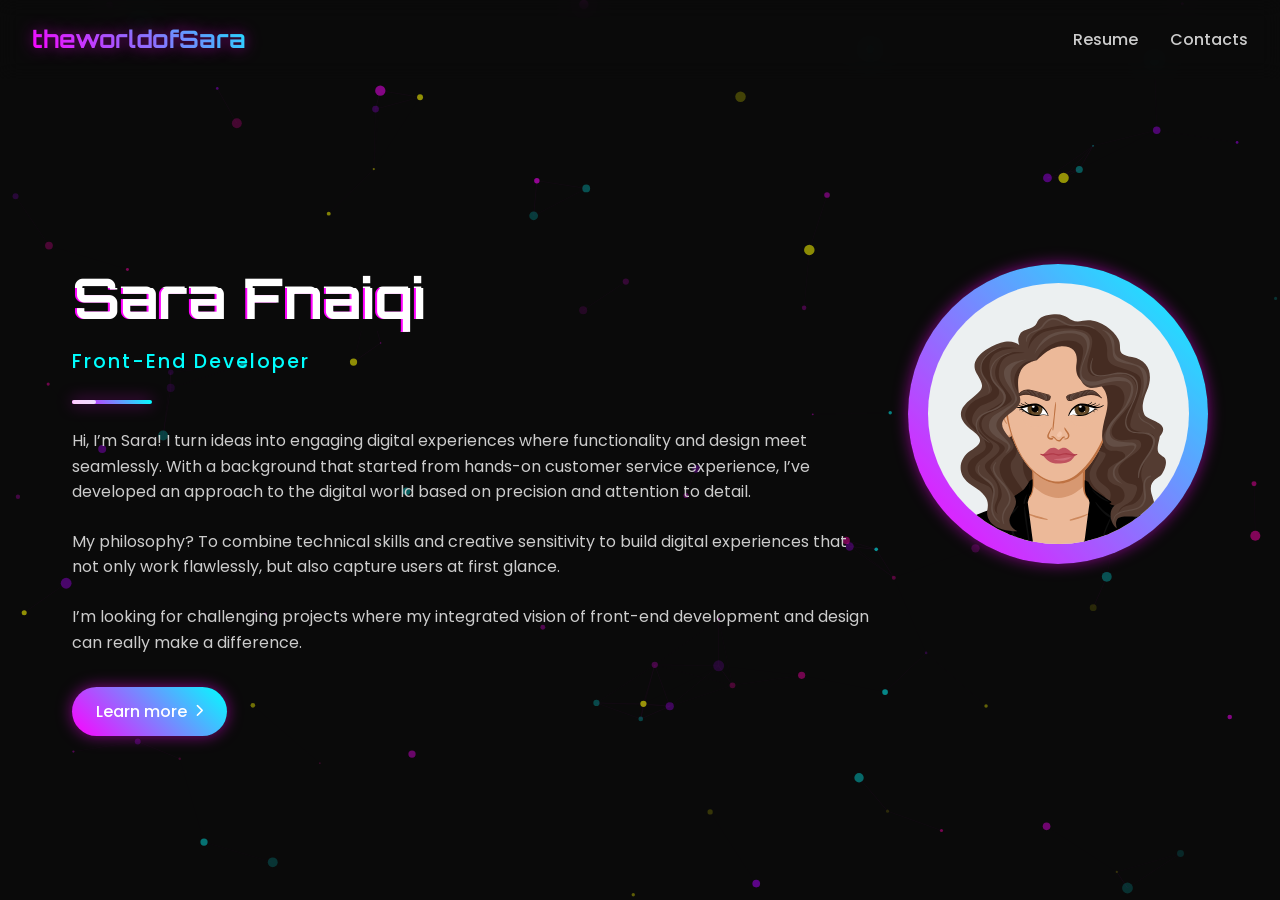
<file: index.html>
<!DOCTYPE html>
<html lang="en">
<head>
    <meta charset="UTF-8">
    <meta name="viewport" content="width=device-width, initial-scale=1.0">
    <title>The World of Sara - Portfolio</title>
    <link rel="stylesheet" href="styles.css">
    <link rel="stylesheet" href="https://cdnjs.cloudflare.com/ajax/libs/font-awesome/6.4.0/css/all.min.css">
</head>
<body>
    <!-- Canvas Background -->
    <canvas id="background-canvas"></canvas>

    <!-- Navigation -->
    <header>
        <nav>
            <div class="logo">
                <a href="index.html">theworldofSara</a>
            </div>
            <div class="menu-toggle">
                <i class="fas fa-bars"></i>
            </div>
            <ul class="nav-links">
                <li><a href="curriculum.html">Resume</a></li>
                <li><a href="contatti.html">Contacts</a></li>
            </ul>
        </nav>
    </header>

    <!-- Main Content -->
    <main class="home-container">
        <div class="content-container">
            <div class="text-content">
                <div class="title-container">
                    <h1 class="glitch-text" data-text="Sara Fnaiqi">Sara Fnaiqi</h1>
                    <div class="subtitle">Front-End Developer</div>
                </div>
                <div class="separator"></div>
                <p class="intro-text">
                    Hi, I’m Sara! I turn ideas into engaging digital experiences where functionality and design meet seamlessly. 
                    With a background that started from hands-on customer service experience, I’ve developed an approach to the digital world based on precision and attention to detail.
                </p>
                <p class="philosophy-text">
                    My philosophy? To combine technical skills and creative sensitivity to build digital experiences that not only work flawlessly, but also capture users at first glance.
                </p>
                <p class="goal-text">
                    I’m looking for challenging projects where my integrated vision of front-end development and design can really make a difference.
                </p>
                <div class="cta-container">
                    <a href="curriculum.html" class="cta-button">
                        <span>Learn more</span>
                        <i class="fas fa-chevron-right"></i>
                    </a>
                </div>
            </div>

            <!-- Avatar -->
            <div class="avatar-container">
                <div class="avatar-frame">
                    <img src="AvatarMaker.svg" alt="Sara's Avatar" class="avatar-img">
                </div>
                <div class="floating-icons">
                    <div class="floating-icon html-icon"><i class="fab fa-html5"></i></div>
                    <div class="floating-icon css-icon"><i class="fab fa-css3-alt"></i></div>
                    <div class="floating-icon js-icon"><i class="fab fa-js"></i></div>
                    <div class="floating-icon figma-icon"><i class="fab fa-figma"></i></div>
                </div>
            </div>
        </div>
    </main>

    <script src="script.js"></script>
</body>
</html>
</file>
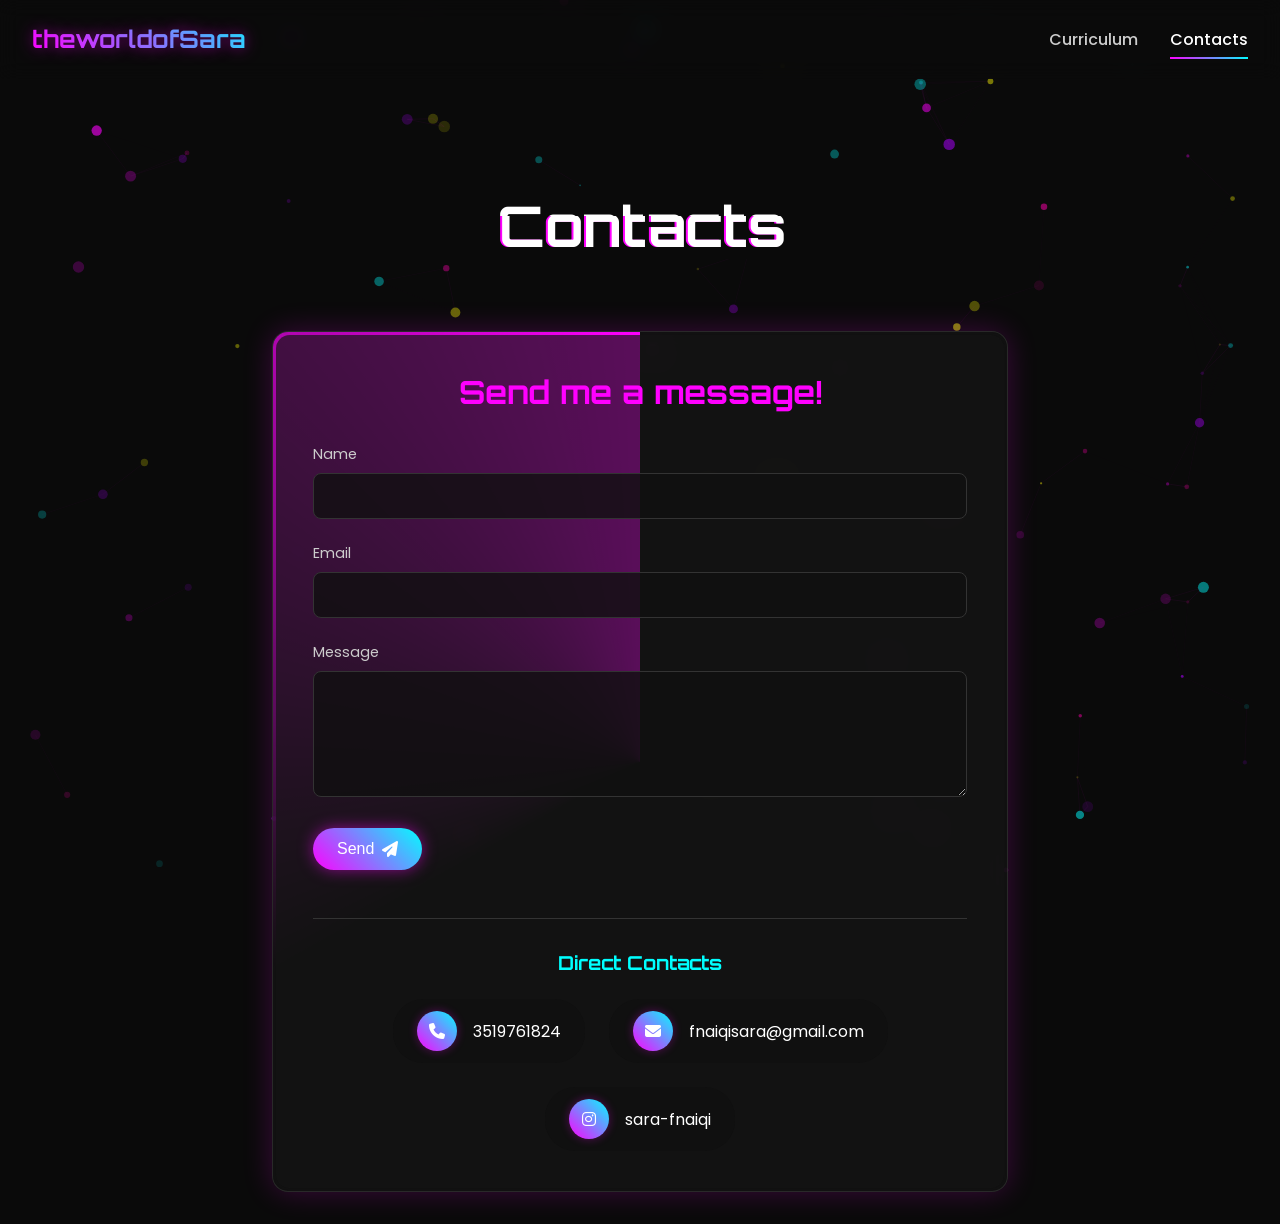
<file: contatti.html>
<!DOCTYPE html>
<html lang="en">
<head>
    <meta charset="UTF-8">
    <meta name="viewport" content="width=device-width, initial-scale=1.0">
    <title>Contacts - The World of Sara</title>
    <link rel="stylesheet" href="styles.css">
    <link rel="stylesheet" href="contacts.css">
    <link rel="stylesheet" href="https://cdnjs.cloudflare.com/ajax/libs/font-awesome/6.4.0/css/all.min.css">
</head>
<body>
    <!-- Canvas Background -->
    <canvas id="background-canvas"></canvas>

    <!-- Navigation -->
    <header>
        <nav>
            <div class="logo">
                <a href="index.html">theworldofSara</a>
            </div>
            <div class="menu-toggle">
                <i class="fas fa-bars"></i>
            </div>
            <ul class="nav-links">
                <li><a href="curriculum.html">Curriculum</a></li>
                <li><a href="contacts.html" class="active">Contacts</a></li>
            </ul>
        </nav>
    </header>

    <!-- Main Content -->
    <main class="contacts-container">
        <div class="page-title">
            <h1 class="glitch-text" data-text="Contacts">Contacts</h1>
        </div>

        <div class="contact-content">
            <div class="contact-form-container">
                <h2>Send me a message!</h2>
                <form id="contact-form">
                    <div class="form-group">
                        <label for="name">Name</label>
                        <input type="text" id="name" name="name" required>
                    </div>
                    <div class="form-group">
                        <label for="email">Email</label>
                        <input type="email" id="email" name="email" required>
                    </div>
                    <div class="form-group">
                        <label for="message">Message</label>
                        <textarea id="message" name="message" rows="5" required></textarea>
                    </div>
                    <button type="submit" class="submit-btn">
                        <span>Send</span>
                        <i class="fas fa-paper-plane"></i>
                    </button>
                </form>
                
                <div class="contact-info">
                    <h3>Direct Contacts</h3>
                    <div class="contact-items">
                        <div class="contact-item">
                            <i class="fas fa-phone"></i>
                            <span>3519761824</span>
                        </div>
                        <div class="contact-item">
                            <i class="fas fa-envelope"></i>
                            <span>fnaiqisara@gmail.com</span>
                        </div>
                        <div class="contact-item">
                            <i class="fab fa-instagram"></i>
                            <span>sara-fnaiqi</span>
                        </div>
                    </div>
                </div>
            </div>
        </div>
    </main>

    <script src="script.js"></script>
</body>
</html>
</file>
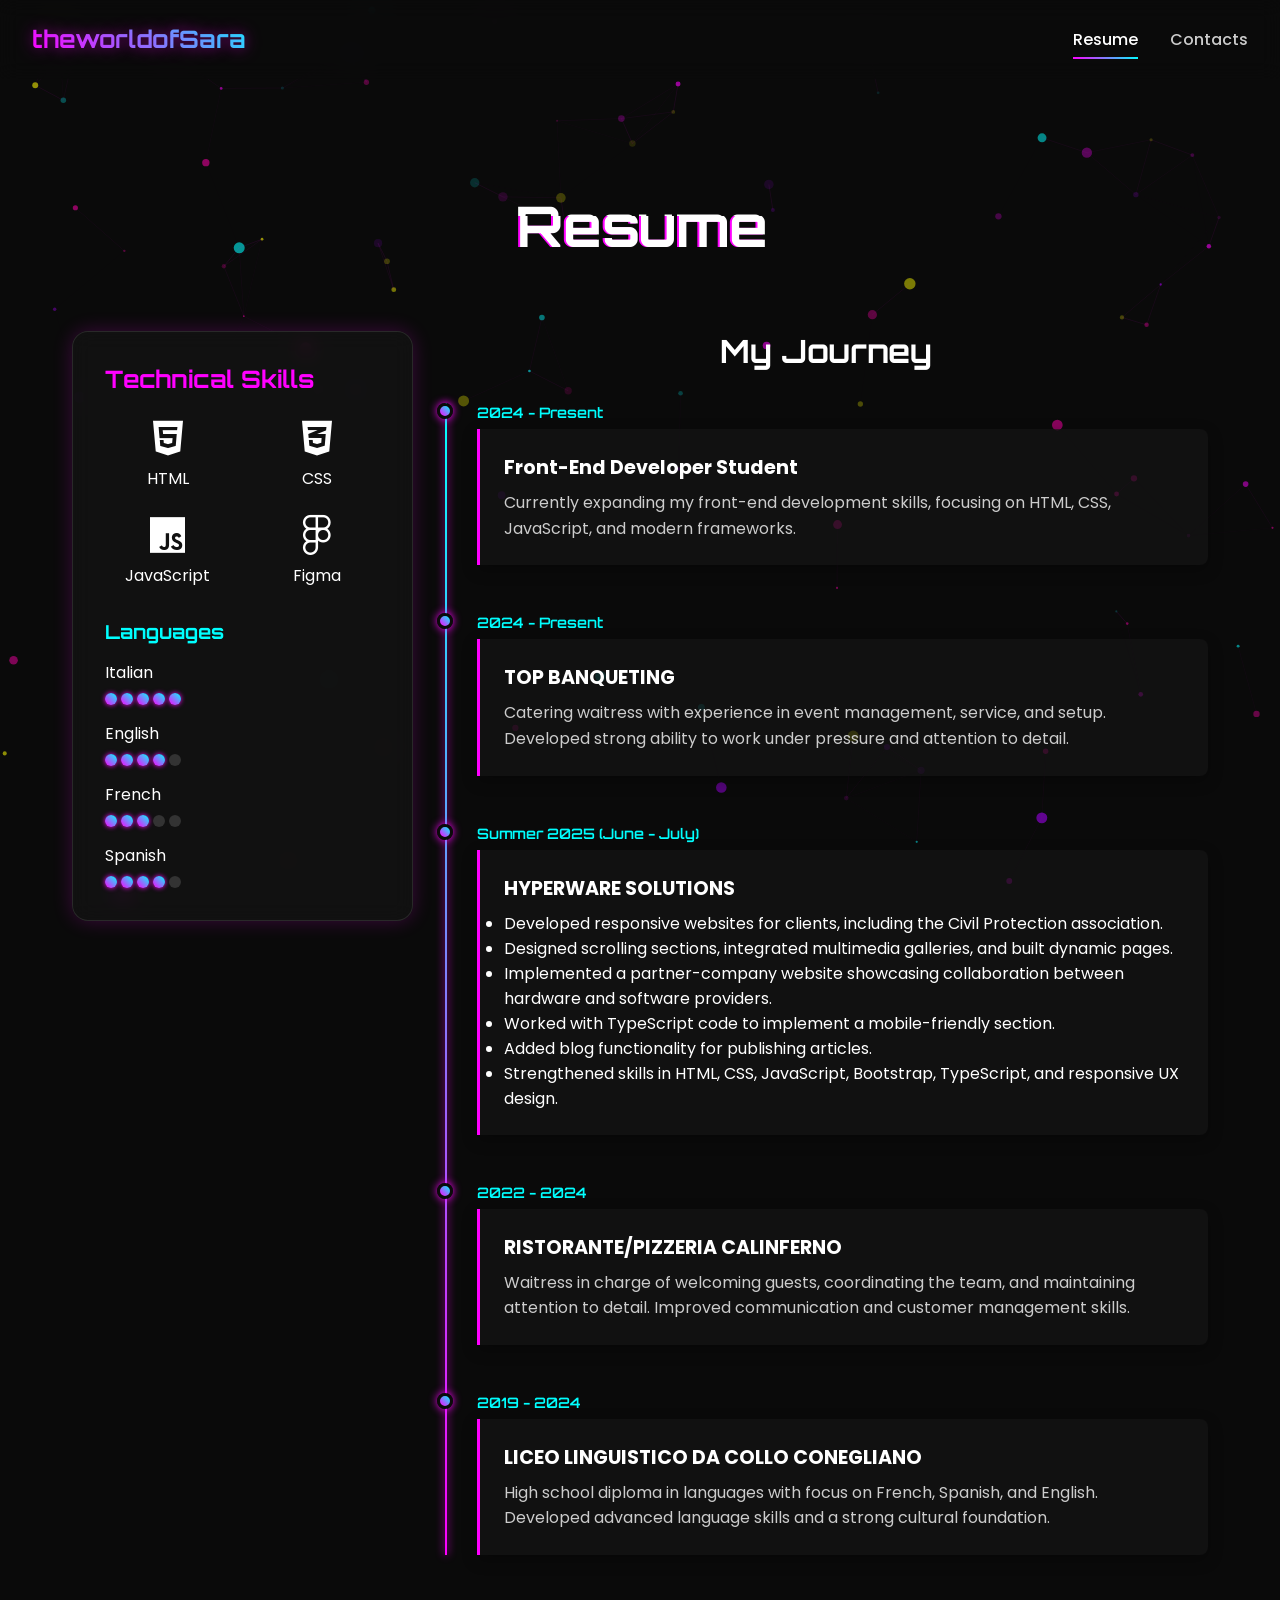
<file: curriculum.html>
<!DOCTYPE html>
<html lang="en">
<head>
    <meta charset="UTF-8">
    <meta name="viewport" content="width=device-width, initial-scale=1.0">
    <title>Resume - The World of Sara</title>
    <link rel="stylesheet" href="styles.css">
    <link rel="stylesheet" href="curriculum.css">
    <link rel="stylesheet" href="https://cdnjs.cloudflare.com/ajax/libs/font-awesome/6.4.0/css/all.min.css">
</head>
<body>
    <!-- Canvas Background -->
    <canvas id="background-canvas"></canvas>

    <!-- Navigation -->
    <header>
        <nav>
            <div class="logo">
                <a href="index.html">theworldofSara</a>
            </div>
            <div class="menu-toggle">
                <i class="fas fa-bars"></i>
            </div>
            <ul class="nav-links">
                <li><a href="curriculum.html" class="active">Resume</a></li>
                <li><a href="contatti.html">Contacts</a></li>
            </ul>
        </nav>
    </header>

    <!-- Main Content -->
    <main class="curriculum-container">
        <div class="page-title">
            <h1 class="glitch-text" data-text="Resume">Resume</h1>
        </div>

        <div class="curriculum-content">
            <div class="skills-sidebar">
                <div class="skills-card">
                    <h2>Technical Skills</h2>
                    <div class="skills-icons">
                        <div class="skill">
                            <i class="fab fa-html5"></i>
                            <span>HTML</span>
                        </div>
                        <div class="skill">
                            <i class="fab fa-css3-alt"></i>
                            <span>CSS</span>
                        </div>
                        <div class="skill">
                            <i class="fab fa-js"></i>
                            <span>JavaScript</span>
                        </div>
                        <div class="skill">
                            <i class="fab fa-figma"></i>
                            <span>Figma</span>
                        </div>
                    </div>
                    
                    <h3>Languages</h3>
                    <div class="languages">
                        <div class="language">
                            <span>Italian</span>
                            <div class="language-level">
                                <span class="level-dot filled"></span>
                                <span class="level-dot filled"></span>
                                <span class="level-dot filled"></span>
                                <span class="level-dot filled"></span>
                                <span class="level-dot filled"></span>
                            </div>
                        </div>
                        <div class="language">
                            <span>English</span>
                            <div class="language-level">
                                <span class="level-dot filled"></span>
                                <span class="level-dot filled"></span>
                                <span class="level-dot filled"></span>
                                <span class="level-dot filled"></span>
                                <span class="level-dot"></span>
                            </div>
                        </div>
                        <div class="language">
                            <span>French</span>
                            <div class="language-level">
                                <span class="level-dot filled"></span>
                                <span class="level-dot filled"></span>
                                <span class="level-dot filled"></span>
                                <span class="level-dot"></span>
                                <span class="level-dot"></span>
                            </div>
                        </div>
                        <div class="language">
                            <span>Spanish</span>
                            <div class="language-level">
                                <span class="level-dot filled"></span>
                                <span class="level-dot filled"></span>
                                <span class="level-dot filled"></span>
                                <span class="level-dot filled"></span>
                                <span class="level-dot"></span>
                            </div>
                        </div>
                    </div>
                </div>
            </div>
            
            <div class="timeline-section">
                <h2>My Journey</h2>
                
                <div class="timeline">
                    <div class="timeline-item" data-aos="fade-up">
                        <div class="timeline-dot"></div>
                        <div class="timeline-date">2024 - Present</div>
                        <div class="timeline-content">
                            <h3>Front-End Developer Student</h3>
                            <p>Currently expanding my front-end development skills, focusing on HTML, CSS, JavaScript, and modern frameworks.</p>
                        </div>
                    </div>
                    
                    <div class="timeline-item" data-aos="fade-up" data-aos-delay="100">
                        <div class="timeline-dot"></div>
                        <div class="timeline-date">2024 - Present</div>
                        <div class="timeline-content">
                            <h3>TOP BANQUETING</h3>
                            <p>Catering waitress with experience in event management, service, and setup. Developed strong ability to work under pressure and attention to detail.</p>
                        </div>
                    </div>
                    
                    <div class="timeline-item" data-aos="fade-up" data-aos-delay="100">
                        <div class="timeline-dot"></div>
                        <div class="timeline-date">Summer 2025 (June - July)</div>
                        <div class="timeline-content">
                            <h3>HYPERWARE SOLUTIONS</h3>
                            <ul>
                                <li>Developed responsive websites for clients, including the Civil Protection association.</li>
                                <li>Designed scrolling sections, integrated multimedia galleries, and built dynamic pages.</li>
                                <li>Implemented a partner-company website showcasing collaboration between hardware and software providers.</li>
                                <li>Worked with TypeScript code to implement a mobile-friendly section.</li>
                                <li>Added blog functionality for publishing articles.</li>
                                <li>Strengthened skills in HTML, CSS, JavaScript, Bootstrap, TypeScript, and responsive UX design.</li>
                            </ul>
                        </div>
                    </div>

                    <div class="timeline-item" data-aos="fade-up" data-aos-delay="200">
                        <div class="timeline-dot"></div>
                        <div class="timeline-date">2022 - 2024</div>
                        <div class="timeline-content">
                            <h3>RISTORANTE/PIZZERIA CALINFERNO</h3>
                            <p>Waitress in charge of welcoming guests, coordinating the team, and maintaining attention to detail. Improved communication and customer management skills.</p>
                        </div>
                    </div>
                    
                    <div class="timeline-item" data-aos="fade-up" data-aos-delay="300">
                        <div class="timeline-dot"></div>
                        <div class="timeline-date">2019 - 2024</div>
                        <div class="timeline-content">
                            <h3>LICEO LINGUISTICO DA COLLO CONEGLIANO</h3>
                            <p>High school diploma in languages with focus on French, Spanish, and English. Developed advanced language skills and a strong cultural foundation.</p>
                        </div>
                    </div>
                </div>
            </div>
        </div>
    </main>

    <script src="script.js"></script>
</body>
</html>
</file>
<file: styles.css>
/* Base Styles */
@import url('https://fonts.googleapis.com/css2?family=Poppins:wght@300;400;500;600;700&family=Orbitron:wght@400;500;700;900&display=swap');

:root {
    --primary-bg: #0a0a0a;
    --secondary-bg: #111111;
    --text-color: #ffffff;
    --accent-color-1: #ff00ff;
    --accent-color-2: #00ffff;
    --accent-color-3: #ffff00;
    --accent-gradient: linear-gradient(45deg, var(--accent-color-1), var(--accent-color-2));
    --gray-light: #cccccc;
    --gray-dark: #333333;
    --card-bg: rgba(20, 20, 20, 0.7);
    --glow-shadow: 0 0 15px rgba(255, 0, 255, 0.5);
}

* {
    margin: 0;
    padding: 0;
    box-sizing: border-box;
}

body {
    font-family: 'Poppins', sans-serif;
    background-color: var(--primary-bg);
    color: var(--text-color);
    min-height: 100vh;
    overflow-x: hidden;
    position: relative;
}

/* Canvas Background */
#background-canvas {
    position: fixed;
    top: 0;
    left: 0;
    width: 100%;
    height: 100%;
    z-index: -1;
}

/* Navigation */
header {
    position: fixed;
    top: 0;
    left: 0;
    width: 100%;
    z-index: 1000;
    background: rgba(10, 10, 10, 0.8);
    backdrop-filter: blur(10px);
}

nav {
    display: flex;
    justify-content: space-between;
    align-items: center;
    padding: 1.5rem 2rem;
    max-width: 1400px;
    margin: 0 auto;
}

.logo a {
    font-family: 'Orbitron', sans-serif;
    font-size: 1.5rem;
    font-weight: 700;
    color: var(--text-color);
    text-decoration: none;
    background: var(--accent-gradient);
    -webkit-background-clip: text;
    background-clip: text;
    color: transparent;
    text-shadow: var(--glow-shadow);
}

.nav-links {
    display: flex;
    list-style: none;
}

.nav-links li {
    margin-left: 2rem;
}

.nav-links a {
    color: var(--gray-light);
    text-decoration: none;
    font-size: 1rem;
    font-weight: 500;
    transition: all 0.3s ease;
    position: relative;
    padding: 0.5rem 0;
}

.nav-links a::after {
    content: '';
    position: absolute;
    bottom: 0;
    left: 0;
    width: 0;
    height: 2px;
    background: var(--accent-gradient);
    transition: width 0.3s ease;
}

.nav-links a:hover::after, .nav-links a.active::after {
    width: 100%;
}

.nav-links a:hover, .nav-links a.active {
    color: var(--text-color);
}

.menu-toggle {
    display: none;
    font-size: 1.5rem;
    cursor: pointer;
    color: var(--text-color);
}

/* Home Page Styles */
.home-container {
    padding-top: 100px;
    min-height: 100vh;
    display: flex;
    align-items: center;
    justify-content: center;
}

.content-container {
    display: flex;
    max-width: 1200px;
    margin: 0 auto;
    padding: 0 2rem;
    position: relative;
    z-index: 1;
}

.text-content {
    flex: 1;
    padding-right: 2rem;
}

.title-container {
    margin-bottom: 1.5rem;
}

h1 {
    font-family: 'Orbitron', sans-serif;
    font-size: 3.5rem;
    font-weight: 700;
    line-height: 1.2;
    margin-bottom: 0.5rem;
    position: relative;
}

.glitch-text {
    position: relative;
    display: inline-block;
    color: var(--text-color);
}

.glitch-text::before,
.glitch-text::after {
    content: attr(data-text);
    position: absolute;
    top: 0;
    left: 0;
    width: 100%;
    height: 100%;
    background: var(--primary-bg);
}

.glitch-text::before {
    left: 2px;
    text-shadow: -2px 0 var(--accent-color-1);
    clip: rect(24px, 550px, 90px, 0);
    animation: glitch-anim-1 5s infinite linear alternate-reverse;
}

.glitch-text::after {
    left: -2px;
    text-shadow: -2px 0 var(--accent-color-2);
    clip: rect(85px, 550px, 140px, 0);
    animation: glitch-anim-2 5s infinite linear alternate-reverse;
}

@keyframes glitch-anim-1 {
    0% {
        clip: rect(52px, 9999px, 39px, 0);
    }
    5% {
        clip: rect(12px, 9999px, 59px, 0);
    }
    10% {
        clip: rect(48px, 9999px, 29px, 0);
    }
    15% {
        clip: rect(42px, 9999px, 73px, 0);
    }
    20% {
        clip: rect(63px, 9999px, 27px, 0);
    }
    25% {
        clip: rect(34px, 9999px, 55px, 0);
    }
    30% {
        clip: rect(86px, 9999px, 73px, 0);
    }
    35% {
        clip: rect(20px, 9999px, 20px, 0);
    }
    40% {
        clip: rect(26px, 9999px, 60px, 0);
    }
    45% {
        clip: rect(25px, 9999px, 66px, 0);
    }
    50% {
        clip: rect(57px, 9999px, 98px, 0);
    }
    55% {
        clip: rect(5px, 9999px, 46px, 0);
    }
    60% {
        clip: rect(82px, 9999px, 31px, 0);
    }
    65% {
        clip: rect(54px, 9999px, 27px, 0);
    }
    70% {
        clip: rect(28px, 9999px, 99px, 0);
    }
    75% {
        clip: rect(45px, 9999px, 69px, 0);
    }
    80% {
        clip: rect(23px, 9999px, 85px, 0);
    }
    85% {
        clip: rect(54px, 9999px, 84px, 0);
    }
    90% {
        clip: rect(45px, 9999px, 47px, 0);
    }
    95% {
        clip: rect(37px, 9999px, 20px, 0);
    }
    100% {
        clip: rect(4px, 9999px, 91px, 0);
    }
}

@keyframes glitch-anim-2 {
    0% {
        clip: rect(65px, 9999px, 100px, 0);
    }
    5% {
        clip: rect(52px, 9999px, 74px, 0);
    }
    10% {
        clip: rect(79px, 9999px, 85px, 0);
    }
    15% {
        clip: rect(75px, 9999px, 5px, 0);
    }
    20% {
        clip: rect(67px, 9999px, 61px, 0);
    }
    25% {
        clip: rect(14px, 9999px, 79px, 0);
    }
    30% {
        clip: rect(1px, 9999px, 66px, 0);
    }
    35% {
        clip: rect(86px, 9999px, 30px, 0);
    }
    40% {
        clip: rect(23px, 9999px, 98px, 0);
    }
    45% {
        clip: rect(85px, 9999px, 72px, 0);
    }
    50% {
        clip: rect(71px, 9999px, 75px, 0);
    }
    55% {
        clip: rect(2px, 9999px, 48px, 0);
    }
    60% {
        clip: rect(30px, 9999px, 16px, 0);
    }
    65% {
        clip: rect(59px, 9999px, 50px, 0);
    }
    70% {
        clip: rect(41px, 9999px, 62px, 0);
    }
    75% {
        clip: rect(2px, 9999px, 82px, 0);
    }
    80% {
        clip: rect(47px, 9999px, 73px, 0);
    }
    85% {
        clip: rect(3px, 9999px, 27px, 0);
    }
    90% {
        clip: rect(26px, 9999px, 55px, 0);
    }
    95% {
        clip: rect(42px, 9999px, 97px, 0);
    }
    100% {
        clip: rect(38px, 9999px, 49px, 0);
    }
}

.subtitle {
    font-size: 1.2rem;
    color: var(--accent-color-2);
    margin-top: 0.5rem;
    font-weight: 500;
    letter-spacing: 2px;
}

.separator {
    width: 80px;
    height: 4px;
    background: var(--accent-gradient);
    margin: 1.5rem 0;
    position: relative;
    border-radius: 2px;
    box-shadow: var(--glow-shadow);
}

.separator::before {
    content: '';
    position: absolute;
    top: 0;
    left: 0;
    width: 30%;
    height: 100%;
    background-color: rgba(255, 255, 255, 0.8);
    border-radius: 2px;
    animation: separator-glow 2s infinite alternate;
}

@keyframes separator-glow {
    0% {
        left: 0;
        width: 30%;
    }
    100% {
        left: 70%;
        width: 30%;
    }
}

.intro-text, .philosophy-text, .goal-text {
    margin-bottom: 1.5rem;
    line-height: 1.6;
    color: var(--gray-light);
}

.cta-container {
    margin-top: 2rem;
}

.cta-button {
    display: inline-flex;
    align-items: center;
    padding: 0.75rem 1.5rem;
    background: var(--accent-gradient);
    color: var(--text-color);
    text-decoration: none;
    border-radius: 30px;
    font-weight: 500;
    transition: all 0.3s ease;
    box-shadow: var(--glow-shadow);
    position: relative;
    overflow: hidden;
}

.cta-button::before {
    content: '';
    position: absolute;
    top: 0;
    left: -100%;
    width: 100%;
    height: 100%;
    background: linear-gradient(90deg, transparent, rgba(255, 255, 255, 0.2), transparent);
    transition: left 0.7s;
}

.cta-button:hover::before {
    left: 100%;
}

.cta-button i {
    margin-left: 0.5rem;
    font-size: 0.8rem;
}

.avatar-frame {
    width: 300px;
    height: 300px;
    border-radius: 50%;
    background: var(--accent-gradient);
    padding: 5px;
    box-shadow: var(--glow-shadow);
    position: relative;
    animation: rotate 20s linear infinite;
    display: flex;
    justify-content: center;
    align-items: center;
    overflow: hidden;
}

.avatar-img {
    width: 90%;
    height: auto;
    border-radius: 50%; /* opzionale, se vuoi effetto cerchio */
}


/* Floating Icons */
.floating-icons {
    position: absolute;
    width: 100%;
    height: 100%;
    top: 0;
    left: 0;
}

.floating-icon {
    position: absolute;
    width: 50px;
    height: 50px;
    border-radius: 50%;
    background-color: rgba(20, 20, 20, 0.8);
    display: flex;
    align-items: center;
    justify-content: center;
    color: var(--text-color);
    box-shadow: 0 0 10px rgba(255, 255, 255, 0.3);
    animation: float 6s infinite ease-in-out;
}

.floating-icon i {
    font-size: 1.5rem;
}

.html-icon {
    top: 20%;
    left: -20%;
    color: #e34c26;
    animation-delay: 0s;
}

.css-icon {
    top: 70%;
    left: -10%;
    color: #264de4;
    animation-delay: 1.5s;
}

.js-icon {
    top: 30%;
    right: -20%;
    color: #f7df1e;
    animation-delay: 3s;
}

.figma-icon {
    top: 80%;
    right: -10%;
    color: #f24e1e;
    animation-delay: 4.5s;
}

@keyframes float {
    0% {
        transform: translateY(0) rotate(0deg);
    }
    50% {
        transform: translateY(-20px) rotate(10deg);
    }
    100% {
        transform: translateY(0) rotate(0deg);
    }
}

/* Page Title */
.page-title {
    text-align: center;
    padding: 2rem 0;
    margin-top: 80px;
}

/* Responsive Styles */
@media (max-width: 992px) {
    .content-container {
        flex-direction: column-reverse;
        padding: 2rem;
    }
    
    .text-content {
        padding-right: 0;
        margin-top: 2rem;
    }
    
    h1 {
        font-size: 2.5rem;
    }
    
    .avatar-frame {
        width: 250px;
        height: 250px;
    }
    
    .floating-icon {
        width: 40px;
        height: 40px;
    }
}

@media (max-width: 768px) {
    .menu-toggle {
        display: block;
    }
    
    .nav-links {
        position: fixed;
        top: 80px;
        left: 0;
        width: 100%;
        background: rgba(10, 10, 10, 0.95);
        flex-direction: column;
        align-items: center;
        padding: 2rem 0;
        clip-path: circle(0% at 100% 0);
        transition: clip-path 0.5s ease;
    }
    
    .nav-links.active {
        clip-path: circle(150% at 100% 0);
    }
    
    .nav-links li {
        margin: 1rem 0;
    }
    
    h1 {
        font-size: 2rem;
    }
}

@media (max-width: 480px) {
    nav {
        padding: 1rem;
    }
    
    .logo a {
        font-size: 1.2rem;
    }
    
    .content-container {
        padding: 1rem;
    }
    
    h1 {
        font-size: 1.8rem;
    }
    
    .avatar-frame {
        width: 200px;
        height: 200px;
    }
}
</file>
<file: contacts.css>
/* Contacts Page Styles */
.contacts-container {
    padding-top: 80px;
    min-height: 100vh;
    display: flex;
    flex-direction: column;
    align-items: center;
}

.contact-content {
    max-width: 800px;
    width: 100%;
    margin: 0 auto;
    padding: 2rem;
    position: relative;
    z-index: 1;
}

.contact-form-container {
    background-color: var(--card-bg);
    backdrop-filter: blur(10px);
    border-radius: 16px;
    padding: 2.5rem;
    box-shadow: 0 0 30px rgba(255, 0, 255, 0.2);
    border: 1px solid rgba(255, 255, 255, 0.1);
    position: relative;
    overflow: hidden;
}

.contact-form-container::before {
    content: '';
    position: absolute;
    top: -50%;
    left: -50%;
    width: 200%;
    height: 200%;
    background: conic-gradient(
        transparent, 
        transparent, 
        transparent, 
        var(--accent-color-1)
    );
    animation: rotate-border 4s linear infinite;
    z-index: -1;
}

.contact-form-container::after {
    content: '';
    position: absolute;
    inset: 3px;
    background-color: var(--card-bg);
    border-radius: 14px;
    z-index: -1;
}

@keyframes rotate-border {
    0% {
        transform: rotate(0deg);
    }
    100% {
        transform: rotate(360deg);
    }
}

.contact-form-container h2 {
    font-size: 2rem;
    margin-bottom: 2rem;
    color: var(--accent-color-1);
    text-align: center;
    font-family: 'Orbitron', sans-serif;
}

.form-group {
    margin-bottom: 1.5rem;
    position: relative;
}

.form-group label {
    display: block;
    margin-bottom: 0.5rem;
    font-size: 0.9rem;
    color: var(--gray-light);
}

.form-group input,
.form-group textarea {
    width: 100%;
    padding: 0.75rem 1rem;
    border-radius: 8px;
    border: 1px solid var(--gray-dark);
    background-color: rgba(15, 15, 15, 0.8);
    color: var(--text-color);
    font-family: 'Poppins', sans-serif;
    transition: all 0.3s ease;
}

.form-group input:focus,
.form-group textarea:focus {
    outline: none;
    border-color: var(--accent-color-1);
    box-shadow: 0 0 10px rgba(255, 0, 255, 0.3);
}

.submit-btn {
    display: inline-flex;
    align-items: center;
    justify-content: center;
    padding: 0.75rem 1.5rem;
    background: var(--accent-gradient);
    color: var(--text-color);
    border: none;
    border-radius: 30px;
    font-size: 1rem;
    font-weight: 500;
    cursor: pointer;
    transition: all 0.3s ease;
    box-shadow: 0 0 15px rgba(255, 0, 255, 0.5);
    position: relative;
    overflow: hidden;
}

.submit-btn::before {
    content: '';
    position: absolute;
    top: 0;
    left: -100%;
    width: 100%;
    height: 100%;
    background: linear-gradient(90deg, transparent, rgba(255, 255, 255, 0.2), transparent);
    transition: left 0.7s;
}

.submit-btn:hover::before {
    left: 100%;
}

.submit-btn i {
    margin-left: 0.5rem;
}

.contact-info {
    margin-top: 3rem;
    padding-top: 2rem;
    border-top: 1px solid var(--gray-dark);
}

.contact-info h3 {
    font-size: 1.2rem;
    margin-bottom: 1.5rem;
    color: var(--accent-color-2);
    text-align: center;
    font-family: 'Orbitron', sans-serif;
}

.contact-items {
    display: flex;
    flex-wrap: wrap;
    justify-content: center;
    gap: 1.5rem;
}

.contact-item {
    display: flex;
    align-items: center;
    padding: 0.75rem 1.5rem;
    background-color: rgba(15, 15, 15, 0.8);
    border-radius: 30px;
    transition: all 0.3s ease;
}

.contact-item:hover {
    transform: translateY(-5px);
    box-shadow: 0 5px 15px rgba(0, 0, 0, 0.3);
}

.contact-item i {
    width: 40px;
    height: 40px;
    display: flex;
    align-items: center;
    justify-content: center;
    background: var(--accent-gradient);
    border-radius: 50%;
    margin-right: 1rem;
    color: var(--text-color);
    box-shadow: 0 0 10px rgba(255, 0, 255, 0.3);
}

/* Responsive Styles */
@media (max-width: 768px) {
    .contact-form-container {
        padding: 1.5rem;
    }
    
    .contact-form-container h2 {
        font-size: 1.5rem;
    }
    
    .contact-items {
        flex-direction: column;
        align-items: center;
    }
}

@media (max-width: 480px) {
    .contact-content {
        padding: 1rem;
    }
    
    .contact-form-container {
        padding: 1.25rem;
    }
}
</file>
<file: curriculum.css>
/* Curriculum Page Styles */
.curriculum-container {
    padding-top: 80px;
    min-height: 100vh;
}

.curriculum-content {
    display: flex;
    max-width: 1200px;
    margin: 0 auto;
    padding: 2rem;
    position: relative;
    z-index: 1;
    gap: 2rem;
}

.skills-sidebar {
    width: 30%;
}

.skills-card {
    background-color: var(--card-bg);
    border-radius: 16px;
    padding: 2rem;
    backdrop-filter: blur(10px);
    border: 1px solid rgba(255, 255, 255, 0.1);
    box-shadow: 0 0 20px rgba(255, 0, 255, 0.2);
}

.skills-sidebar h2 {
    font-size: 1.5rem;
    margin-bottom: 1.5rem;
    color: var(--accent-color-1);
    font-family: 'Orbitron', sans-serif;
}

.skills-sidebar h3 {
    font-size: 1.2rem;
    margin: 2rem 0 1rem;
    color: var(--accent-color-2);
    font-family: 'Orbitron', sans-serif;
}

.skills-icons {
    display: grid;
    grid-template-columns: repeat(2, 1fr);
    gap: 1.5rem;
}

.skill {
    display: flex;
    flex-direction: column;
    align-items: center;
    text-align: center;
}

.skill i {
    font-size: 2.5rem;
    margin-bottom: 0.5rem;
    transition: all 0.3s ease;
}

.skill:hover i {
    transform: scale(1.2);
}

.languages {
    display: flex;
    flex-direction: column;
    gap: 1rem;
}

.language {
    display: flex;
    flex-direction: column;
    gap: 0.5rem;
}

.language-level {
    display: flex;
    gap: 0.25rem;
}

.level-dot {
    width: 12px;
    height: 12px;
    border-radius: 50%;
    background-color: var(--gray-dark);
    transition: all 0.3s ease;
}

.level-dot.filled {
    background: var(--accent-gradient);
    box-shadow: 0 0 5px var(--accent-color-1);
}

.timeline-section {
    flex: 1;
}

.timeline-section h2 {
    font-size: 2rem;
    margin-bottom: 2rem;
    color: var(--text-color);
    font-family: 'Orbitron', sans-serif;
    text-align: center;
}

.timeline {
    position: relative;
    padding-left: 2rem;
}

.timeline::before {
    content: '';
    position: absolute;
    left: 0;
    top: 0;
    width: 2px;
    height: 100%;
    background: var(--accent-gradient);
    box-shadow: 0 0 8px var(--accent-color-1);
}

.timeline-item {
    position: relative;
    margin-bottom: 3rem;
    opacity: 0;
    transform: translateY(20px);
    animation: fade-in 0.5s forwards;
}

.timeline-item:nth-child(1) {
    animation-delay: 0.2s;
}

.timeline-item:nth-child(2) {
    animation-delay: 0.4s;
}

.timeline-item:nth-child(3) {
    animation-delay: 0.6s;
}

.timeline-item:nth-child(4) {
    animation-delay: 0.8s;
}

@keyframes fade-in {
    to {
        opacity: 1;
        transform: translateY(0);
    }
}

.timeline-dot {
    position: absolute;
    left: -2.5rem;
    top: 0;
    width: 16px;
    height: 16px;
    border-radius: 50%;
    background: var(--accent-gradient);
    border: 3px solid var(--primary-bg);
    box-shadow: 0 0 8px var(--accent-color-1);
}

.timeline-date {
    font-size: 0.9rem;
    font-weight: 600;
    color: var(--accent-color-2);
    margin-bottom: 0.5rem;
    font-family: 'Orbitron', sans-serif;
}

.timeline-content {
    background-color: var(--card-bg);
    border-left: 3px solid var(--accent-color-1);
    padding: 1.5rem;
    border-radius: 0 8px 8px 0;
    backdrop-filter: blur(10px);
    box-shadow: 0 5px 15px rgba(0, 0, 0, 0.3);
    transition: transform 0.3s ease;
}

.timeline-content:hover {
    transform: translateX(5px);
}

.timeline-content h3 {
    font-size: 1.2rem;
    margin-bottom: 0.5rem;
    color: var(--text-color);
}

.timeline-content p {
    color: var(--gray-light);
    line-height: 1.6;
}

/* Responsive Styles */
@media (max-width: 992px) {
    .curriculum-content {
        flex-direction: column;
    }
    
    .skills-sidebar {
        width: 100%;
    }
    
    .skills-icons {
        grid-template-columns: repeat(4, 1fr);
    }
}

@media (max-width: 768px) {
    .skills-icons {
        grid-template-columns: repeat(2, 1fr);
    }
}

@media (max-width: 576px) {
    .timeline {
        padding-left: 1.5rem;
    }
    
    .timeline-dot {
        left: -2rem;
    }
    
    .timeline-content {
        padding: 1rem;
    }
}
</file>
